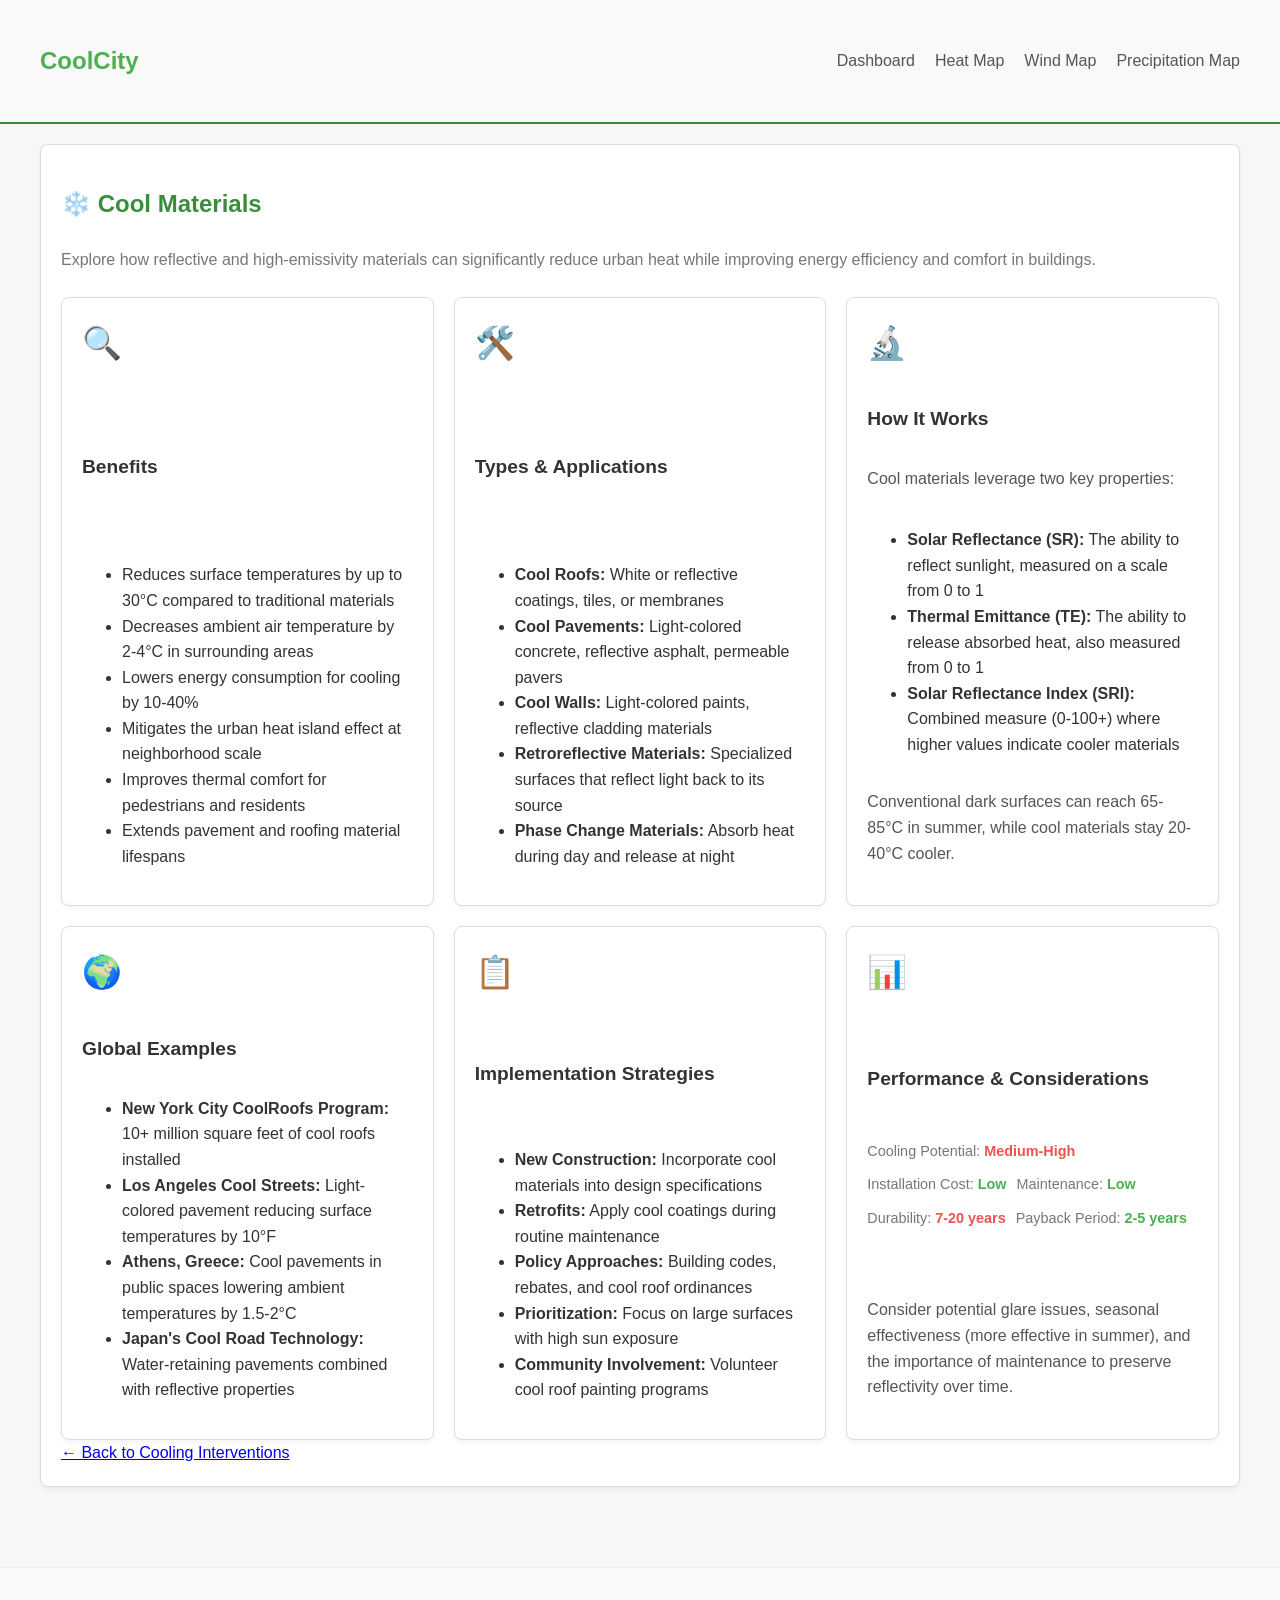
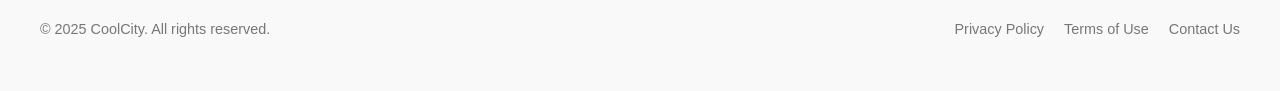
<file: learn more/cool-materials.html>
<!DOCTYPE html>
<html lang="en">
<head>
  <meta charset="UTF-8" />
  <meta name="viewport" content="width=device-width, initial-scale=1.0"/>
  <title>Learn More - Cool Materials</title>
  <link rel="stylesheet" href="../styles.css">
  <!-- Use your newly enhanced green theme CSS -->
</head>
<body class="bg-green-50 text-gray-800 font-sans">

  <!-- Header -->
  <header>
    <div class="container">
      <div class="logo">CoolCity</div>
      <nav>
        <ul>
          <li><a href="../index.html" class="hover:underline">Dashboard</a></li>
          <li><a href="../maps/heat-map.html" class="hover:underline">Heat Map</a></li>
          
          <li><a href="../maps/wind-map.html" class="hover:underline">Wind Map</a></li>
          <li><a href="../maps/precip.html" class="hover:underline">Precipitation Map</a></li>
        </ul>
      </nav>
    </div>
  </header>

  <!-- Main Content -->
  <main class="container">
    <div class="panel">
      <h2>❄️ Cool Materials</h2>
      <p class="sub-heading">Explore how reflective and high-emissivity materials can significantly reduce urban heat while improving energy efficiency and comfort in buildings.</p>

      <div class="interventions-grid">
        <!-- Card 1: Benefits -->
        <div class="intervention-card">
          <div class="icon">🔍</div>
          <h3>Benefits</h3>
          <ul>
            <li>Reduces surface temperatures by up to 30°C compared to traditional materials</li>
            <li>Decreases ambient air temperature by 2-4°C in surrounding areas</li>
            <li>Lowers energy consumption for cooling by 10-40%</li>
            <li>Mitigates the urban heat island effect at neighborhood scale</li>
            <li>Improves thermal comfort for pedestrians and residents</li>
            <li>Extends pavement and roofing material lifespans</li>
          </ul>
        </div>

        <!-- Card 2: Types & Applications -->
        <div class="intervention-card">
          <div class="icon">🛠️</div>
          <h3>Types & Applications</h3>
          <ul>
            <li><strong>Cool Roofs:</strong> White or reflective coatings, tiles, or membranes</li>
            <li><strong>Cool Pavements:</strong> Light-colored concrete, reflective asphalt, permeable pavers</li>
            <li><strong>Cool Walls:</strong> Light-colored paints, reflective cladding materials</li>
            <li><strong>Retroreflective Materials:</strong> Specialized surfaces that reflect light back to its source</li>
            <li><strong>Phase Change Materials:</strong> Absorb heat during day and release at night</li>
          </ul>
        </div>

        <!-- Card 3: How It Works -->
        <div class="intervention-card">
          <div class="icon">🔬</div>
          <h3>How It Works</h3>
          <p>Cool materials leverage two key properties:</p>
          <ul>
            <li><strong>Solar Reflectance (SR):</strong> The ability to reflect sunlight, measured on a scale from 0 to 1</li>
            <li><strong>Thermal Emittance (TE):</strong> The ability to release absorbed heat, also measured from 0 to 1</li>
            <li><strong>Solar Reflectance Index (SRI):</strong> Combined measure (0-100+) where higher values indicate cooler materials</li>
          </ul>
          <p>Conventional dark surfaces can reach 65-85°C in summer, while cool materials stay 20-40°C cooler.</p>
        </div>

        <!-- Card 4: Global Examples -->
        <div class="intervention-card">
          <div class="icon">🌍</div>
          <h3>Global Examples</h3>
          <ul>
            <li><strong>New York City CoolRoofs Program:</strong> 10+ million square feet of cool roofs installed</li>
            <li><strong>Los Angeles Cool Streets:</strong> Light-colored pavement reducing surface temperatures by 10°F</li>
            <li><strong>Athens, Greece:</strong> Cool pavements in public spaces lowering ambient temperatures by 1.5-2°C</li>
            <li><strong>Japan's Cool Road Technology:</strong> Water-retaining pavements combined with reflective properties</li>
          </ul>
        </div>

        <!-- Card 5: Implementation Strategies -->
        <div class="intervention-card">
          <div class="icon">📋</div>
          <h3>Implementation Strategies</h3>
          <ul>
            <li><strong>New Construction:</strong> Incorporate cool materials into design specifications</li>
            <li><strong>Retrofits:</strong> Apply cool coatings during routine maintenance</li>
            <li><strong>Policy Approaches:</strong> Building codes, rebates, and cool roof ordinances</li>
            <li><strong>Prioritization:</strong> Focus on large surfaces with high sun exposure</li>
            <li><strong>Community Involvement:</strong> Volunteer cool roof painting programs</li>
          </ul>
        </div>

        <!-- Card 6: Performance Metrics -->
        <div class="intervention-card">
          <div class="icon">📊</div>
          <h3>Performance & Considerations</h3>
          <div class="intervention-details">
            <span class="detail">Cooling Potential: <span class="value medium-high">Medium-High</span></span>
            <span class="detail">Installation Cost: <span class="value low">Low</span></span>
            <span class="detail">Maintenance: <span class="value low">Low</span></span>
            <span class="detail">Durability: <span class="value medium-high">7-20 years</span></span>
            <span class="detail">Payback Period: <span class="value low">2-5 years</span></span>
          </div>
          <p>Consider potential glare issues, seasonal effectiveness (more effective in summer), and the importance of maintenance to preserve reflectivity over time.</p>
        </div>
      </div>

      <!-- Back Link -->
      <div class="back-link">
        <a href="../index.html" class="learn-more">← Back to Cooling Interventions</a>
      </div>
    </div>
  </main>

  <!-- Footer -->
  <footer>
    <div class="container">
      <p>&copy; 2025 CoolCity. All rights reserved.</p>
      <nav>
        <ul>
          <li><a href="#">Privacy Policy</a></li>
          <li><a href="#">Terms of Use</a></li>
          <li><a href="#">Contact Us</a></li>
        </ul>
      </nav>
    </div>
  </footer>

</body>
</html>
</file>
<file: styles.css>
/* style.css */
body {
    font-family:  sans-serif;
    margin: 0;
    padding: 0;
    line-height: 1.6;
    background-color: #f7f7f7;
    color: #333;
}

.container {
    max-width: 1200px;
    margin: 0 auto;
    padding: 20px;
}

.panel {
    background-color: white;
    border: 1px solid #ddd;
    padding: 20px;
    border-radius: 8px;
    box-shadow: 0 2px 5px rgba(0, 0, 0, 0.05);
    margin-bottom: 30px;
}

h2 {
    color: #388e3c; /* Darker Green */
    margin-bottom: 1em;
}

.sub-heading {
    color: #777;
    margin-bottom: 1.5em;
    font-size: 1em;
}

/* Header */
header {
    
    background-color: #f9f9f9;
    padding: 1em 0;
    border-bottom: 2px solid #388e3c;
    margin-bottom: 0px;
}
h1{
  color: #388e3c; 
}
header .container {
    display: flex;
    height: 50px;
    justify-content: space-between;
    align-items: center;
    position: relative; /* Needed for absolute positioning of the logo */
}

.logo {
    font-size: 1.5em;
    color: #4CAF50; /* Green */
    font-weight: bold;
}

nav ul {
    list-style: none;
    padding: 0;
    margin: 0;
    display: flex;
}

nav li {
    margin-left: 20px;
}

.header-logo-left{
    height: 80px;

}
nav a {
    text-decoration: none;
    color: #555;
    transition: color 0.3s ease;
}

nav a:hover {
    color: #4CAF50;
}

.header-actions .report-button {
    background-color: #4CAF50;
    color: white;
    border: none;
    padding: 0.8em 1.5em;
    border-radius: 5px;
    cursor: pointer;
    font-size: 1em;
    transition: background-color 0.3s ease;
}

.header-actions .report-button:hover {
    background-color: #388e3c;
}

.header-logo {
    position: absolute;
    top: 10px; /* Adjust as needed for vertical positioning */
    right: 10px; /* Adjust as needed for horizontal positioning */
    height: 50px; /* Adjust the height to control the logo size */
    /* You can add more styling here like border-radius, etc. */
}

/* Hero Section */
#hero {
    display: flex;
    align-items: center;
    justify-content: space-between;
    padding: 40px 20px;
    margin-bottom: 30px;
    background-color: white;
    border-radius: 8px;
    box-shadow: 0 2px 5px rgba(0, 0, 0, 0.05);
}

.hero-text {
    flex: 1;
    margin-right: 40px;
}

.hero-text h1 {
    color: #333;
    font-size: 2.5em;
    margin-bottom: 0.5em;
}

.hero-text p {
    color: #555;
    font-size: 1.1em;
    line-height: 1.8;
}

.hero-indicators {
    display: grid;
    grid-template-columns: repeat(auto-fit, minmax(150px, 1fr));
    gap: 15px;
    flex: 1;
}

.indicator-card {
    background-color: #f9f9f9;
    padding: 15px;
    border-radius: 5px;
    text-align: center;
    border: 1px solid #eee;
}

.indicator-card h3 {
    color: #555;
    font-size: 1em;
    margin-bottom: 0.5em;
}

.indicator-card .value {
    font-size: 1.5em;
    color: #4CAF50;
    font-weight: bold;
    margin-bottom: 0.3em;
}

.indicator-card .details {
    color: #777;
    font-size: 0.9em;
}

.indicator-card .trend {
    color: #999;
    font-size: 0.8em;
    margin-top: 0.5em;
}

/* Heat Map Section */
#heat-map-section {
    margin-bottom: 30px;
}

.map-wrapper {
    position: relative;
}

#map {
    height: 400px; /* Ensure map container has height */
    width: 100%;
    border-radius: 8px;
    border: 1px solid #ccc;
    background-color: #eee; /* Placeholder */
}

.map-controls {
    position: absolute;
    top: 10px;
    left: 10px;
    background-color: rgba(255, 255, 255, 0.8);
    padding: 10px;
    border-radius: 5px;
    box-shadow: 0 1px 3px rgba(0, 0, 0, 0.1);
    display: flex;
    gap: 5px;
    align-items: center;
}

.map-control-button {
    background-color: transparent;
    border: 1px solid #ccc;
    color: #555;
    padding: 5px 10px;
    border-radius: 3px;
    cursor: pointer;
    font-size: 0.9em;
    transition: background-color 0.3s ease, color 0.3s ease;
}

.map-control-button.active {
    background-color: #4CAF50;
    color: white;
    border-color: #4CAF50;
}

.map-control-button:hover {
    background-color: #eee;
}

.map-actions {
    margin-left: 10px;
    display: flex;
    flex-direction: column;
    gap: 5px;
}

.map-actions button {
    background-color: rgba(255, 255, 255, 0.8);
    border: none;
    padding: 5px;
    border-radius: 3px;
    cursor: pointer;
    font-size: 1em;
    transition: background-color 0.3s ease;
    width: 30px;
    height: 30px;
    display: flex;
    justify-content: center;
    align-items: center;
    line-height: 0;
}

.map-actions button:hover {
    background-color: rgba(255, 255, 255, 0.95);
}

/* Downtown UHI Section */
#downtown-uhi {
    display: grid;
    grid-template-columns: 1fr 1fr;
    gap: 30px;
}

#downtown-uhi h2 {
    grid-column: 1 / span 2;
}

.uhi-details h3 {
    color: #4CAF50;
    margin-bottom: 0.8em;
    font-size: 1.2em;
}

.uhi-details ul {
    list-style-type: disc;
    padding-left: 20px;
    margin-bottom: 1.5em;
}

.uhi-details li {
    margin-bottom: 0.5em;
    color: #555;
}

/* Cooling Interventions Section */
#cooling-interventions {
    margin-bottom: 30px;
}

#cooling-interventions h2 {
    margin-bottom: 1em;
}

.interventions-grid {
    display: grid;
    grid-template-columns: repeat(auto-fit, minmax(300px, 1fr));
    gap: 20px;
}

/* Ensure that on larger screens, we aim for 3 columns */
@media (min-width: 960px) {
    .interventions-grid {
        grid-template-columns: repeat(3, 1fr);
    }
}

.intervention-card {
    background-color: white;
    padding: 20px;
    border-radius: 8px;
    border: 1px solid #ddd;
    box-shadow: 0 2px 5px rgba(0, 0, 0, 0.05);
    display: flex;
    flex-direction: column;
    justify-content: space-between;
}

.intervention-card .icon {
    font-size: 2em;
    margin-bottom: 0.5em;
    color: #4CAF50;
}

.intervention-card h3 {
    color: #333;
    margin-bottom: 0.8em;
    font-size: 1.2em;
}

.intervention-card p {
    color: #555;
    margin-bottom: 1.2em;
    font-size: 1em;
}

.intervention-details {
    display: flex;
    flex-wrap: wrap;
    gap: 10px;
    margin-bottom: 1.5em;
    font-size: 0.9em;
}

.intervention-details .detail {
    color: #777;
}

.intervention-details .value {
    font-weight: bold;
    color: #333;
}

.intervention-details .value.high {
    color: #ff6f61; /* Reddish */
}

.intervention-details .value.medium-high {
    color: #ef5350;
}

.intervention-details .value.medium {
    color: #ffb74d; /* Orange */
}

.intervention-details .value.low-medium {
    color: #81c784; /* Light Green */
}

.intervention-details .value.low {
    color: #4CAF50; /* Green */
}

.intervention-details .value.variable {
    color: #90a4ae; /* Grey */
}

.intervention-card .learn-more {
    color: #4CAF50;
    text-decoration: none;
    font-weight: bold;
    margin-top: auto;
    transition: color 0.3s ease;
}

.intervention-card .learn-more:hover {
    color: #388e3c;
}

/* Community Input Section */
#community-input-section {
    margin-bottom: 30px;
}

.community-input-grid {
    display: grid;
    grid-template-columns: 1fr 1fr;
    gap: 30px;
}

.why-input-matters h3 {
    color: #4CAF50;
    margin-bottom: 0.8em;
    font-size: 1.2em;
}

.why-input-matters ul {
    list-style-type: disc;
    padding-left: 20px;
    margin-bottom: 1.5em;
}

.why-input-matters li {
    margin-bottom: 0.5em;
    color: #555;
    font-size: 1em;
}

.report-heat-island h3 {
    color: #4CAF50;
    margin-bottom: 0.8em;
    font-size: 1.2em;
}

#report-form {
    display: flex;
    flex-direction: column;
    gap: 15px;
}

.form-group {
    display: flex;
    flex-direction: column;
}

.form-group label {
    margin-bottom: 0.5em;
    color: #555;
    font-weight: bold;
    font-size: 1em;
}

.form-group input, .form-group textarea, .form-group select {
    padding: 0.8em;
    border: 1px solid #ccc;
    border-radius: 5px;
    font-size: 1em;
}

.form-group textarea {
    resize: vertical;
}

.form-group small {
    color: #777;
    font-size: 0.8em;
    margin-top: 0.5em;
}

.geolocation-button {
    background-color: #e0e0e0;
    border: none;
    padding: 0.5em;
    border-radius: 5px;
    cursor: pointer;
    font-size: 1.2em;
    align-self: flex-start;
    margin-top: 0.5em;
}

.geolocation-button:hover {
    background-color: #d0d0d0;
}

.submit-button {
    background-color: #4CAF50;
    color: white;
    border: none;
    padding: 0.8em 1.5em;
    border-radius: 5px;
    cursor: pointer;
    font-size: 1.1em;
    transition: background-color 0.3s ease;
    width: fit-content;
    align-self: flex-start;
    margin-top: 1em;
}

.submit-button:hover {
    background-color: #388e3c;
}

/* Footer */
footer {
    background-color: #f9f9f9;
    padding: 1em 0;
    margin-top: 30px;
    border-top:1px solid #eee;
}

footer .container {
    display: flex;
    justify-content: space-between;
    align-items: center;
    font-size: 0.9em;
    color: #777;
}

footer nav ul {
    list-style: none;
    padding: 0;
    margin: 0;
    display: flex;
}

footer nav li {
    margin-left: 20px;
}

footer nav a {
    text-decoration: none;
    color: #777;
    transition: color 0.3s ease;
}

footer nav a:hover {
    color: #4CAF50;
}

/* Responsive Adjustments */
@media (max-width: 768px) {
    .container {
        padding: 10px;
    }

    #hero {
        flex-direction: column;
        text-align: center;
    }

    .hero-text {
        margin-bottom: 20px;
    }

    .hero-indicators {
        grid-template-columns: 1fr;
    }

    #downtown-uhi, .community-input-grid {
        grid-template-columns: 1fr;
    }

    nav ul {
        flex-direction: column;
    }

    nav li {
        margin-left: 0;
        margin-top: 10px;
    }

    .interventions-grid {
        grid-template-columns: repeat(auto-fit, minmax(250px, 1fr)); /* Adjust for smaller screens */
    }
    @media (min-width: 600px) and (max-width: 959px) {
        .interventions-grid {
            grid-template-columns: repeat(2, 1fr); /* Show 2 columns on medium screens */
        }
    }
}

/* Mobile-first adjustments (optional - adjust as needed) */
@media (max-width: 480px) {
    .hero-text h1 {
        font-size: 2em;
    }

    .intervention-details {
        flex-direction: column;
    }
}
</file>
